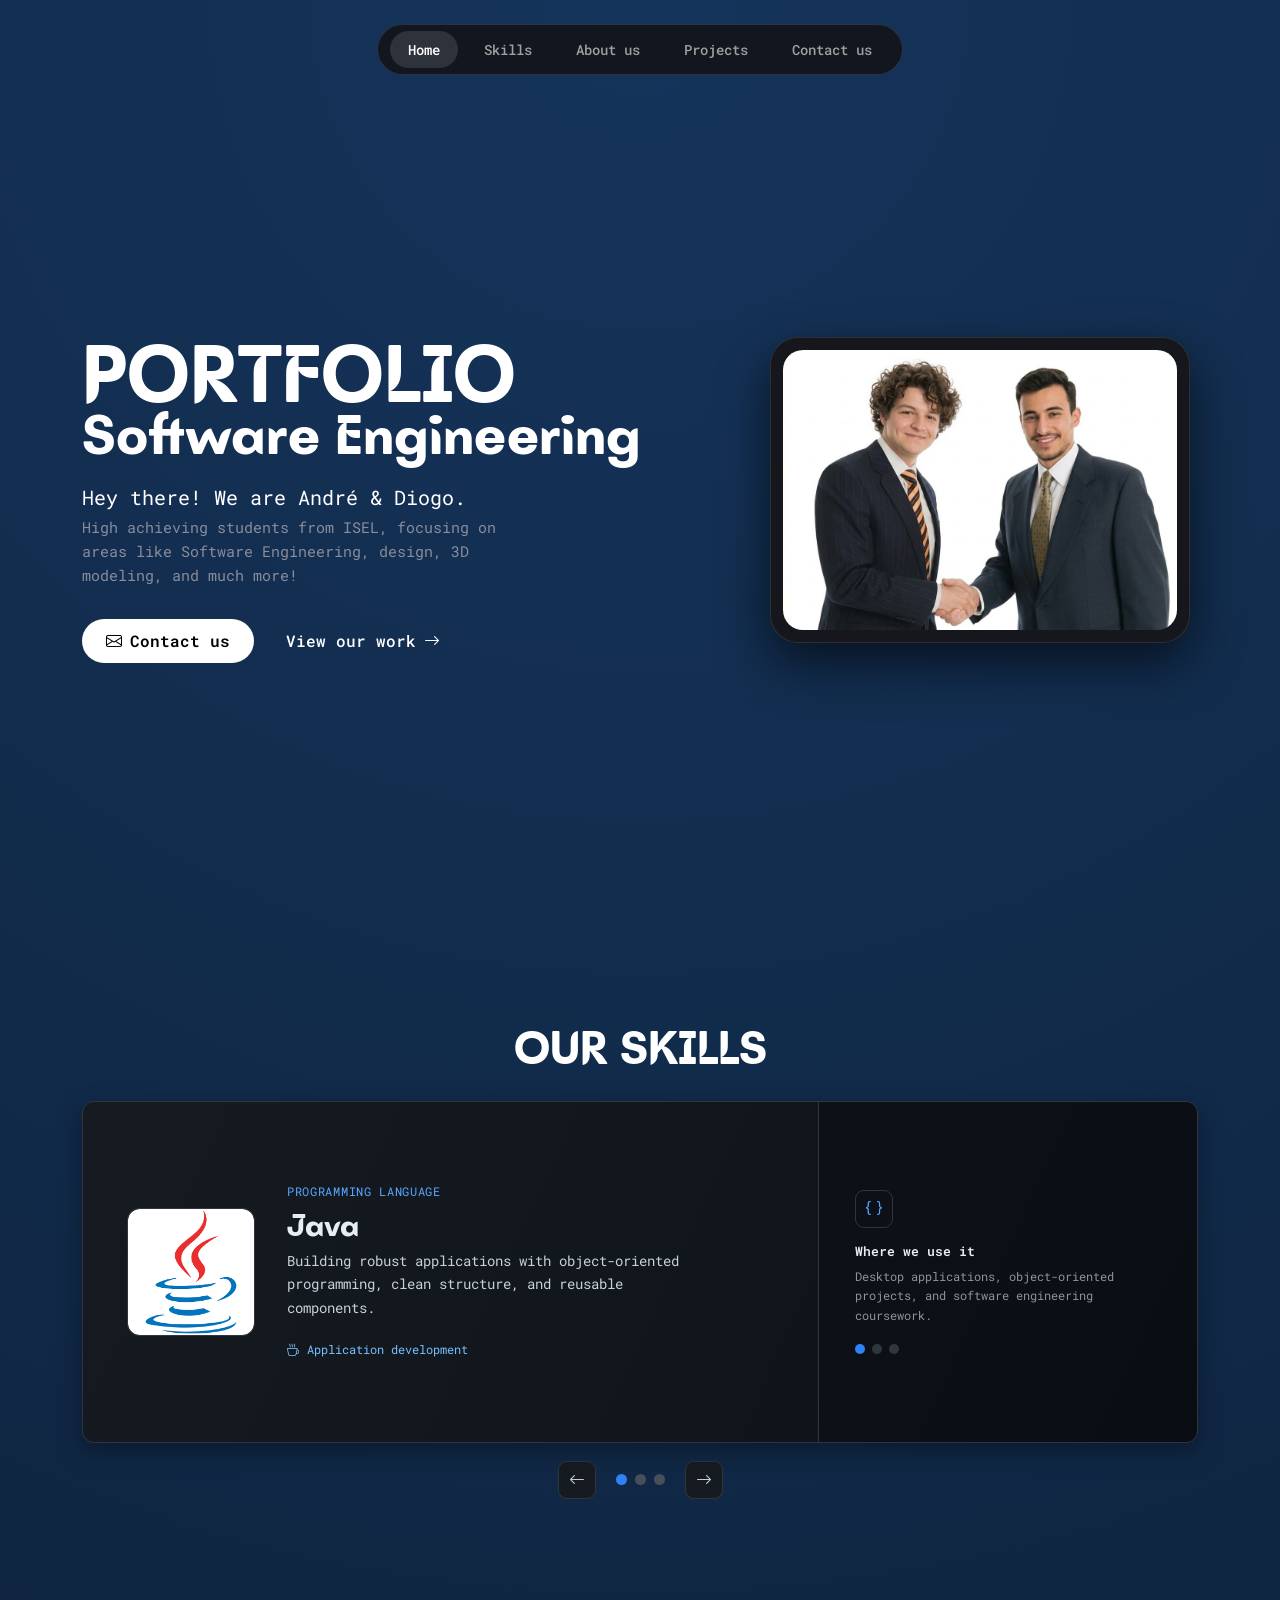
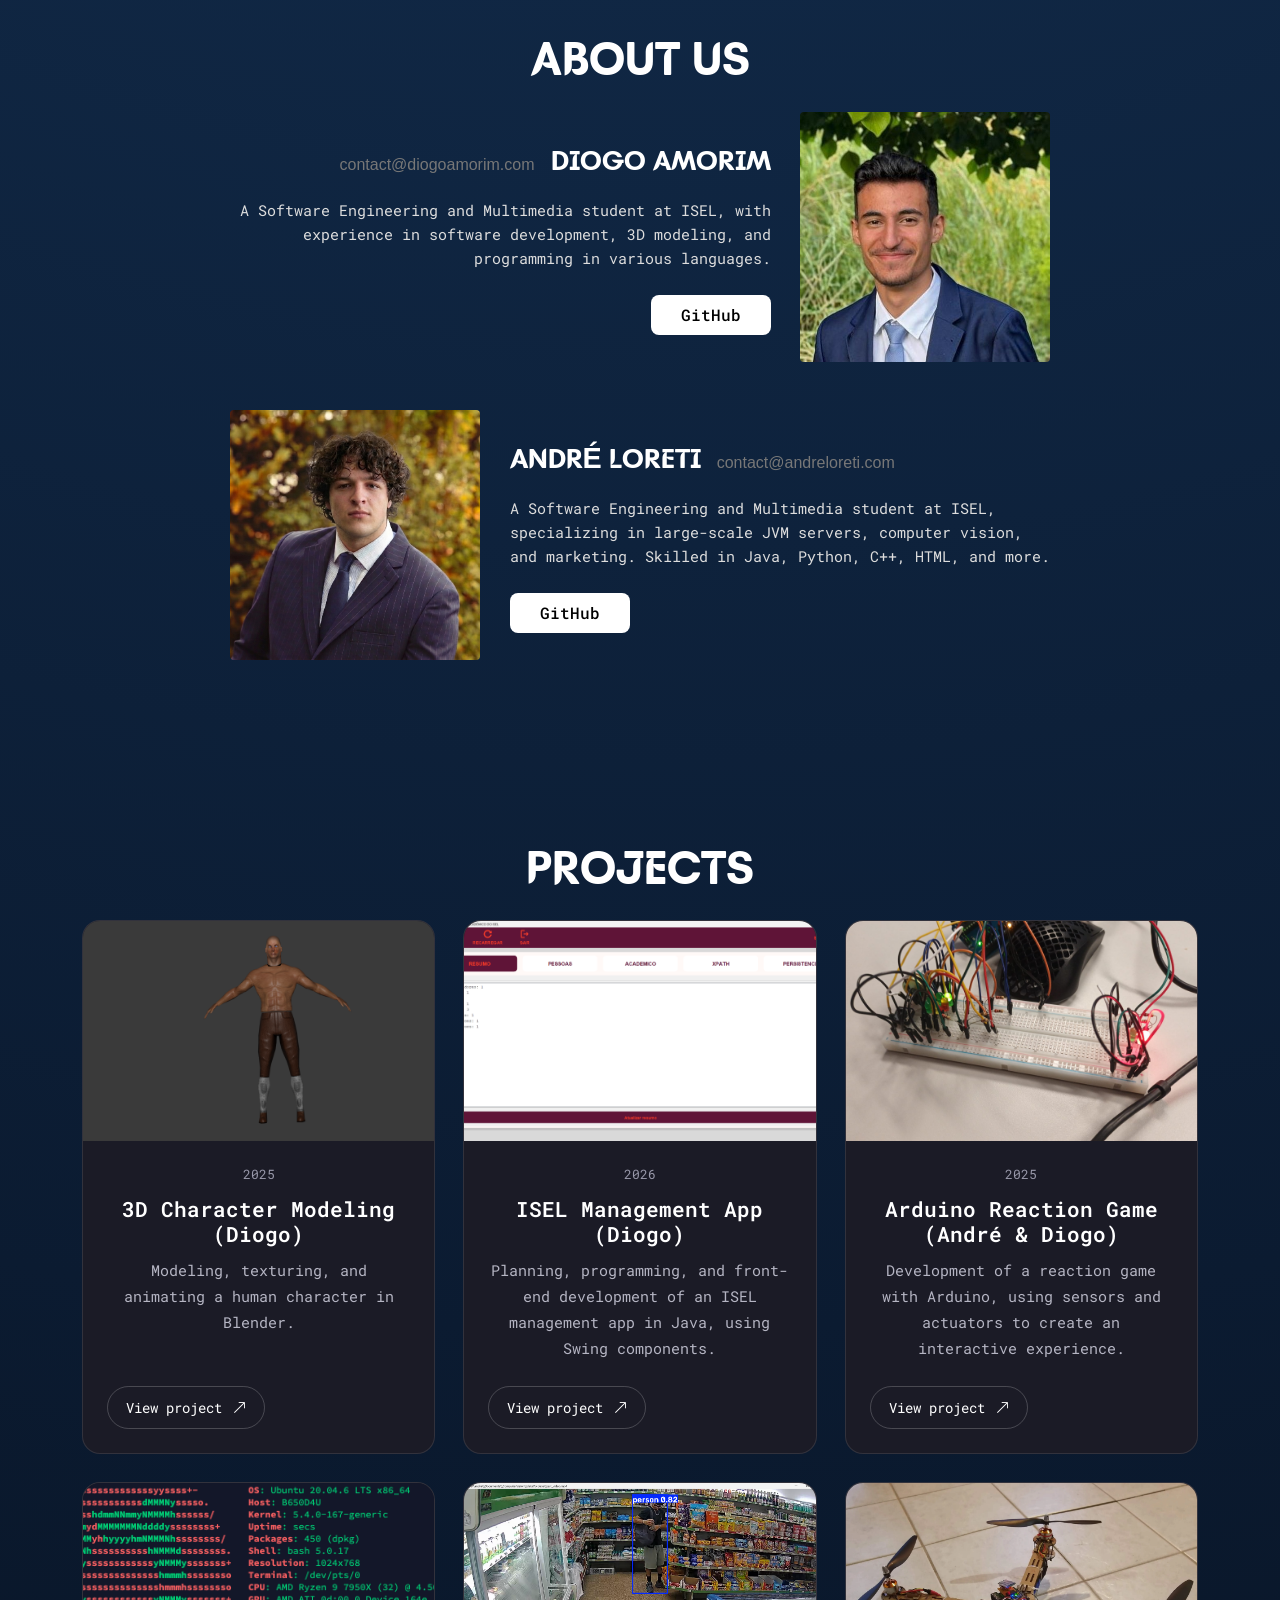
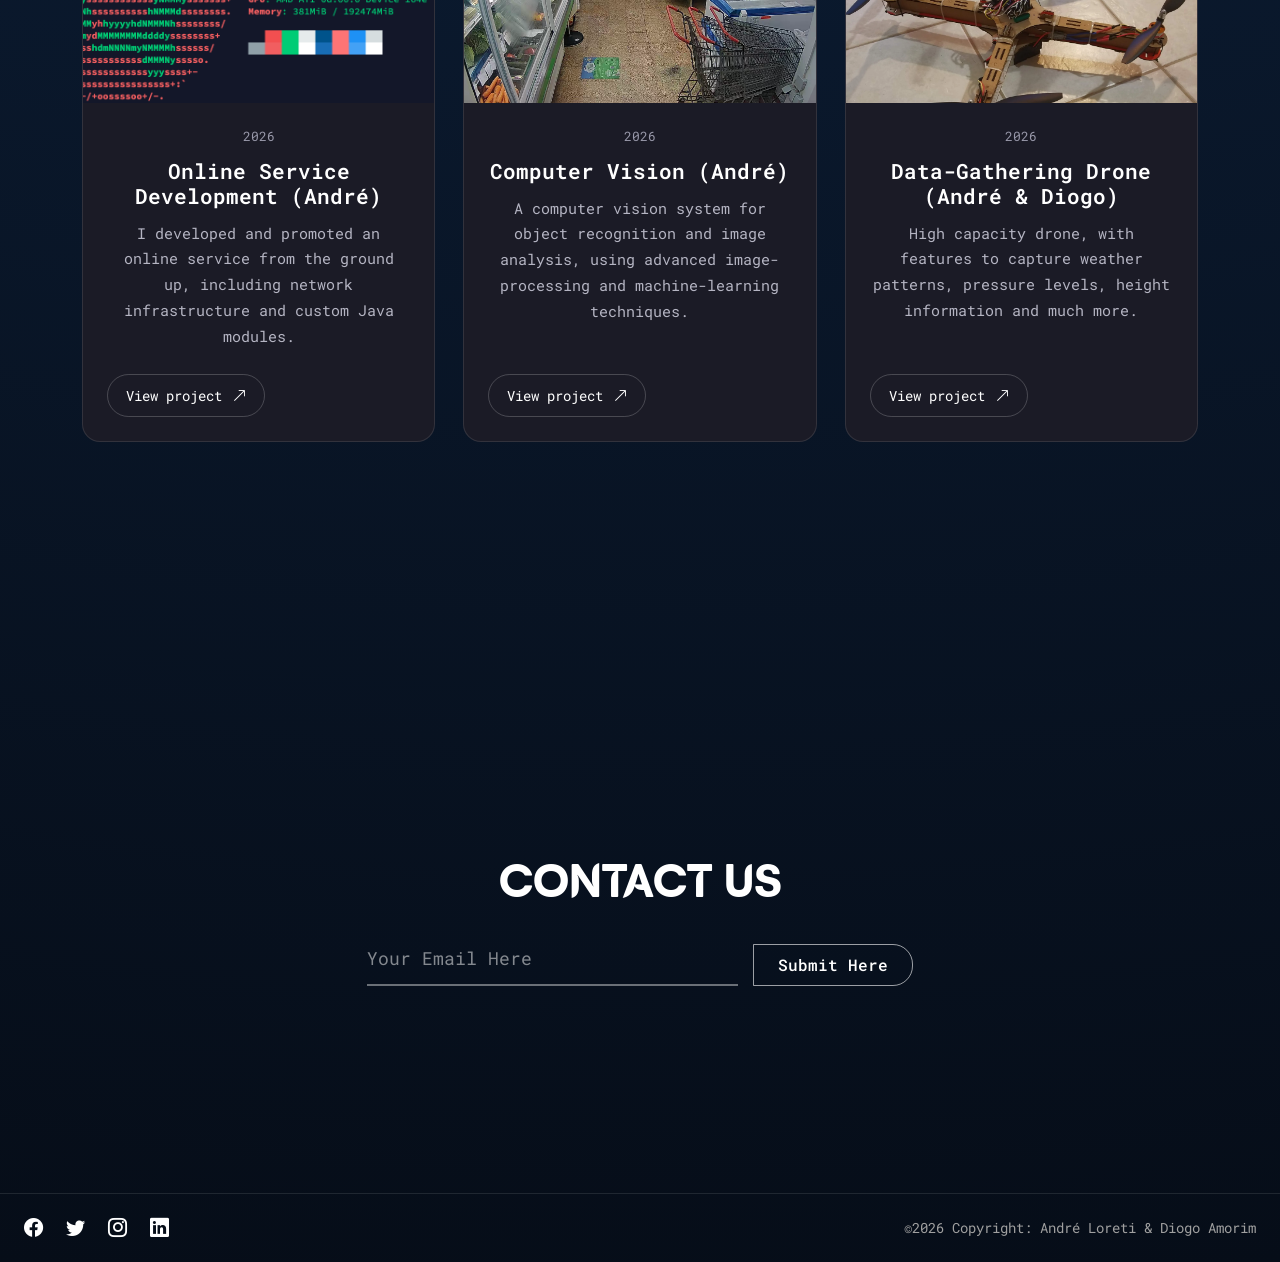
<file: index.html>
<!doctype html>
<html lang="en">
  <head>
    <title>Web Portfolio</title>
    <!-- Required meta tags -->
    <meta charset="utf-8" />
    <meta
      name="viewport"
      content="width=device-width, initial-scale=1, shrink-to-fit=no"
    />

    <!-- Bootstrap CSS -->
    <link
      href="https://cdn.jsdelivr.net/npm/bootstrap@5.3.3/dist/css/bootstrap.min.css"
      rel="stylesheet"
      integrity="sha384-QWTKZyjpPEjISv5WaRU9OFeRpok6YctnYmDr5pNlyT2bRjXh0JMhjY6hW+ALEwIH"
      crossorigin="anonymous"
    />

    <!-- Bootstrap Icons -->
    <link
      rel="stylesheet"
      href="https://cdn.jsdelivr.net/npm/bootstrap-icons@1.11.3/font/bootstrap-icons.min.css"
    />

    <!-- Google Fonts CSS -->
    <link
      href="https://fonts.googleapis.com/css?family=Kalam&display=swap"
      rel="stylesheet"
    />
    <link
      href="https://fonts.googleapis.com/css2?family=Roboto+Mono:ital,wght@0,100..700;1,100..700&display=swap"
      rel="stylesheet"
    />

    <!-- Main CSS -->
    <link rel="stylesheet" href="css/main.css" />
  </head>

  <body>
    <header id="top">
      <div class="navbar-wrapper">
        <div class="navbar-capsule" id="mainNavbar">
          <!-- Clicar aqui vai para o id selecionado -->
          <a class="nav-link active" href="#home">Home</a>
          <a class="nav-link" href="#skills">Skills</a>
          <a class="nav-link" href="#about">About us</a>
          <a class="nav-link" href="#projects">Projects</a>
          <a class="nav-link" href="#contact">Contact us</a>
        </div>
      </div>
    </header>

    <main>
      <!-- HERO SECTION COM GRELHA DE 2 CAIXAS (ESQUERDA E DIREITA) -->
      <section id="home">
        <div class="container">
          <div class="row align-items-center g-5">
            <!-- CAIXA ESQUERDA: Textos e Botões -->
            <div class="col-12 col-lg-7">
              <!-- Caixa do Título Principal -->
              <div class="title-box">
                <h1 class="text-xl">PORTFOLIO</h1>
                <h2 class="text-lg">Software Engineering</h2>
              </div>

              <div class="text-hey">Hey there! We are André & Diogo.</div>

              <!-- Caixa de Descrição Curta -->
              <div class="text-description">
                High achieving students from ISEL, focusing on areas like
                Software Engineering, design, 3D modeling, and much more!
              </div>

              <!-- Caixa dos Botões de Ação -->
              <div class="d-flex align-items-center gap-3 flex-wrap">
                <a href="#contact" class="btn-white-pill">
                  <i class="bi bi-envelope"></i> Contact us
                </a>
                <a href="#projects" class="btn-link-custom">
                  View our work <i class="bi bi-arrow-right"></i>
                </a>
              </div>
            </div>

            <!-- CAIXA DIREITA: Card de Imagem -->
            <div class="col-12 col-lg-5 text-center">
              <div class="hero-card-img">
                <img src="images/home_page.png" alt="Developer Workstation" />
              </div>
            </div>
          </div>
        </div>
      </section>

      <!-- SECÇÕES SEGUINTES -->
      <section id="skills" class="py-5">
        <div class="container text-center my-auto">
          <h2
            class="text-lg-center"
            style="
              font-family: &quot;Batangas&quot;, sans-serif;
              font-size: 3rem;
            "
          >
            OUR SKILLS
          </h2>
          <div
            id="skillCarousel"
            class="carousel slide skill-carousel"
            data-bs-ride="carousel"
            data-bs-interval="5000"
            data-bs-pause="hover"
            data-bs-touch="true"
          >
            <div class="carousel-inner">
              <div class="carousel-item active">
                <article class="skill-card">
                  <div class="skill-card-main">
                    <div class="skill-logo-tile">
                      <img src="images/Java.png" alt="Java logo" />
                    </div>
                    <div class="skill-copy">
                      <p class="skill-eyebrow">Programming language</p>
                      <h3>Java</h3>
                      <p>
                        Building robust applications with object-oriented
                        programming, clean structure, and reusable components.
                      </p>
                      <span class="skill-tag"
                        ><i class="bi bi-cup-hot" aria-hidden="true"></i>
                        Application development</span
                      >
                    </div>
                  </div>
                  <div class="skill-card-detail">
                    <span class="skill-detail-icon"
                      ><i class="bi bi-braces" aria-hidden="true"></i
                    ></span>
                    <h4>Where we use it</h4>
                    <p>
                      Desktop applications, object-oriented projects, and
                      software engineering coursework.
                    </p>
                    <div class="skill-progress" aria-label="Skill 1 of 3">
                      <span class="is-active"></span><span></span><span></span>
                    </div>
                  </div>
                </article>
              </div>
              <div class="carousel-item">
                <article class="skill-card">
                  <div class="skill-card-main">
                    <div class="skill-logo-tile">
                      <img src="images/python.jpg" alt="Python logo" />
                    </div>
                    <div class="skill-copy">
                      <p class="skill-eyebrow">Programming language</p>
                      <h3>Python</h3>
                      <p>
                        Exploring data, automation, and creative software
                        through practical, problem-focused projects.
                      </p>
                      <span class="skill-tag"
                        ><i class="bi bi-terminal" aria-hidden="true"></i>
                        Scripting &amp; data</span
                      >
                    </div>
                  </div>
                  <div class="skill-card-detail">
                    <span class="skill-detail-icon"
                      ><i class="bi bi-graph-up-arrow" aria-hidden="true"></i
                    ></span>
                    <h4>Where we use it</h4>
                    <p>
                      Image and sound processing, automation, and experiments
                      with data-driven tools.
                    </p>
                    <div class="skill-progress" aria-label="Skill 2 of 3">
                      <span class="is-active"></span
                      ><span class="is-active"></span><span></span>
                    </div>
                  </div>
                </article>
              </div>
              <div class="carousel-item">
                <article class="skill-card">
                  <div class="skill-card-main">
                    <div class="skill-logo-tile">
                      <img
                        src="images/C_Plus_Plus_Progrramming_Language.png"
                        alt="C++ logo"
                      />
                    </div>
                    <div class="skill-copy">
                      <p class="skill-eyebrow">Programming language</p>
                      <h3>C++</h3>
                      <p>
                        Working close to the hardware to bring responsive
                        interactive projects and embedded ideas to life.
                      </p>
                      <span class="skill-tag"
                        ><i class="bi bi-cpu" aria-hidden="true"></i> Embedded
                        systems</span
                      >
                    </div>
                  </div>
                  <div class="skill-card-detail">
                    <span class="skill-detail-icon"
                      ><i class="bi bi-controller" aria-hidden="true"></i
                    ></span>
                    <h4>Where we use it</h4>
                    <p>
                      Arduino projects, including small games, sensors, and
                      physical computing.
                    </p>
                    <div class="skill-progress" aria-label="Skill 3 of 3">
                      <span class="is-active"></span
                      ><span class="is-active"></span
                      ><span class="is-active"></span>
                    </div>
                  </div>
                </article>
              </div>
            </div>
            <div class="skill-carousel-nav">
              <button
                class="skill-carousel-arrow"
                type="button"
                data-bs-target="#skillCarousel"
                data-bs-slide="prev"
                aria-label="Previous skill"
              >
                <i class="bi bi-arrow-left" aria-hidden="true"></i>
              </button>
              <div class="carousel-indicators" aria-label="Choose a skill">
                <button
                  type="button"
                  data-bs-target="#skillCarousel"
                  data-bs-slide-to="0"
                  class="active"
                  aria-current="true"
                  aria-label="Show Java"
                ></button>
                <button
                  type="button"
                  data-bs-target="#skillCarousel"
                  data-bs-slide-to="1"
                  aria-label="Show Python"
                ></button>
                <button
                  type="button"
                  data-bs-target="#skillCarousel"
                  data-bs-slide-to="2"
                  aria-label="Show C++"
                ></button>
              </div>
              <button
                class="skill-carousel-arrow"
                type="button"
                data-bs-target="#skillCarousel"
                data-bs-slide="next"
                aria-label="Next skill"
              >
                <i class="bi bi-arrow-right" aria-hidden="true"></i>
              </button>
            </div>
          </div>
        </div>
      </section>

      <section id="about">
        <div class="container text-center my-auto">
          <h2
            class="text-lg-center"
            style="
              font-family: &quot;Batangas&quot;, sans-serif;
              font-size: 3rem;
            "
          >
            ABOUT US
          </h2>
          <!-- DIOGO AMORIM -->
          <div class="row align-items-center g-4 mb-5 justify-content-center">
            <!-- Texto -->
            <div class="col-12 col-md-7 col-lg-6 text-md-end text-center">
              <!-- Linha do Email e Nome -->
              <div
                class="d-flex flex-wrap align-items-baseline justify-content-md-end justify-content-center gap-3 mb-3"
              >
                <span class="about-email">contact@diogoamorim.com</span>
                <span class="about-name">DIOGO AMORIM</span>
              </div>
              <!-- Descrição -->
              <p class="about-text text-end mb-4">
                A Software Engineering and Multimedia student at ISEL, with
                experience in software development, 3D modeling, and programming
                in various languages.
              </p>
              <!-- Botão GitHub alinhado à direita -->
              <div class="d-flex justify-content-md-end justify-content-center">
                <a
                  href="https://github.com/DiogoAmorim23"
                  target="_blank"
                  class="btn-github"
                  >GitHub</a
                >
              </div>
            </div>

            <!-- Foto Diogo -->
            <div class="col-12 col-md-4 col-lg-3 text-center">
              <img
                src="images/Diogo.jpeg"
                alt="Diogo Amorim"
                class="about-img"
              />
            </div>
          </div>

          <!-- ANDRÉ LORETI -->
          <div class="row align-items-center g-4 justify-content-center">
            <!-- Foto André -->
            <div
              class="col-12 col-md-4 col-lg-3 text-center order-2 order-md-1"
            >
              <img
                src="images/andre.jpg"
                alt="André Loreti"
                class="about-img"
              />
            </div>

            <!-- Texto -->
            <div
              class="col-12 col-md-7 col-lg-6 text-md-start text-center order-1 order-md-2"
            >
              <!-- Linha do Nome e Email -->
              <div
                class="d-flex flex-wrap align-items-baseline justify-content-md-start justify-content-center gap-3 mb-3"
              >
                <span class="about-name">ANDRÉ LORETI</span>
                <span class="about-email">contact@andreloreti.com</span>
              </div>
              <!-- Descrição -->
              <p class="about-text mb-4">
                A Software Engineering and Multimedia student at ISEL,
                specializing in large-scale JVM servers, computer vision, and
                marketing. Skilled in Java, Python, C++, HTML, and more.
                <!-- Botão GitHub alinhado à esquerda -->
              </p>

              <div
                class="d-flex justify-content-md-start justify-content-center"
              >
                <a
                  href="https://github.com/AndreLoreti"
                  target="_blank"
                  class="btn-github"
                  >GitHub</a
                >
              </div>
            </div>
          </div>
        </div>
      </section>

      <section id="projects" class="projects-section">
        <div class="container text-center my-auto">
          <h2
            class="text-lg-center"
            style="
              font-family: &quot;Batangas&quot;, sans-serif;
              font-size: 3rem;
            "
          >
            PROJECTS
          </h2>

          <div class="projects-grid">
            <!-- Projeto 1: Blender Diogo -->
            <article class="project-card">
              <div class="project-image">
                <img
                  src="images/blender_character.png"
                  alt="3D character modeled in Blender"
                />
              </div>

              <div class="project-content">
                <span class="project-year">2025</span>

                <h3>3D Character Modeling (Diogo)</h3>

                <p>
                  Modeling, texturing, and animating a human character in
                  Blender.
                </p>

                <a
                  href="https://github.com/DiogoAmorim23/3D-Character-Blender"
                  class="project-button"
                >
                  View project
                  <i class="bi bi-arrow-up-right"></i>
                </a>
              </div>
            </article>

            <!-- Projeto 2: App ISEL -->
            <article class="project-card">
              <div class="project-image">
                <img
                  src="images/isel_app.png"
                  alt="ISEL management app interface"
                />
              </div>

              <div class="project-content">
                <span class="project-year">2026</span>

                <h3>ISEL Management App (Diogo)</h3>

                <p>
                  Planning, programming, and front-end development of an ISEL
                  management app in Java, using Swing components.
                </p>

                <a
                  href="https://github.com/DiogoAmorim23/ISEL-Management-System"
                  class="project-button"
                >
                  View project
                  <i class="bi bi-arrow-up-right"></i>
                </a>
              </div>
            </article>

            <!-- Projeto 3: Jogo de reação SA -->
            <article class="project-card">
              <div class="project-image">
                <img
                  src="images/arduino.png"
                  alt="Arduino reaction game hardware"
                />
              </div>

              <div class="project-content">
                <span class="project-year">2025</span>

                <h3>Arduino Reaction Game (André & Diogo)</h3>

                <p>
                  Development of a reaction game with Arduino, using sensors and
                  actuators to create an interactive experience.
                </p>

                <a
                  href="https://canva.link/4tbayx651on37v6"
                  class="project-button"
                >
                  View project
                  <i class="bi bi-arrow-up-right"></i>
                </a>
              </div>
            </article>

            <!-- Projeto 4: Server -->
            <article class="project-card">
              <div class="project-image">
                <img
                  src="images/UbuntoServer.png"
                  alt="Ubuntu server setup for an online service"
                />
              </div>

              <div class="project-content">
                <span class="project-year">2026</span>

                <h3>Online Service Development (André)</h3>

                <p>
                  I developed and promoted an online service from the ground up,
                  including network infrastructure and custom Java modules.
                </p>

                <a href="projeto1.html" class="project-button">
                  View project
                  <i class="bi bi-arrow-up-right"></i>
                </a>
              </div>
            </article>

            <!-- Projeto 5: Computer Vision -->
            <article class="project-card">
              <div class="project-image">
                <img
                  src="images/ComputerVision.png"
                  alt="Computer vision project interface"
                />
              </div>

              <div class="project-content">
                <span class="project-year">2026</span>

                <h3>Computer Vision (André)</h3>

                <p>
                  A computer vision system for object recognition and image
                  analysis, using advanced image-processing and machine-learning
                  techniques.
                </p>

                <a href="projeto1.html" class="project-button">
                  View project
                  <i class="bi bi-arrow-up-right"></i>
                </a>
              </div>
            </article>

            <!-- Projeto 6: Drone -->
            <article class="project-card">
              <div class="project-image">
                <img
                  src="images/drone.png"
                  alt="Data-gathering drone"
                />
              </div>

              <div class="project-content">
                <span class="project-year">2026</span>

                <h3>Data-Gathering Drone (André & Diogo)</h3>

                <p>
                  High capacity drone, with features to capture weather
                  patterns, pressure levels, height information and much more.
                </p>

                <a href="projeto1.html" class="project-button">
                  View project
                  <i class="bi bi-arrow-up-right"></i>
                </a>
              </div>
            </article>

            <!-- Duplicar este article para adicionar mais projetos -->
          </div>
        </div>
      </section>

      <section id="contact">
        <div class="container text-center my-auto">
          <h2
            class="text-lg-center"
            style="
              font-family: &quot;Batangas&quot;, sans-serif;
              font-size: 3rem;
            "
          >
            CONTACT US
          </h2>

          <!-- Formulário -->
          <div class="row justify-content-center">
            <div class="col-12 col-md-8 col-lg-6">
              <form>
                <div class="input-group align-items-end gap-3">
                  <!-- Caixa de introdução de email (form-control) -->
                  <input
                    type="email"
                    class="form-control"
                    placeholder="Your Email Here"
                    required
                  />
                  <!-- Botão Submit Here -->
                  <button type="submit" class="btn btn-submit">
                    Submit Here
                  </button>
                </div>
              </form>
            </div>
          </div>
        </div>

        <!-- Bloco do Rodapé -->
        <footer class="site-footer container-fluid px-4">
          <div class="row align-items-center">
            <!-- Lado Esquerdo: Ícones das redes sociais -->
            <div
              class="col-12 col-md-6 text-center text-md-start mb-2 mb-md-0 footer-social-icons"
            >
              <a href="#" target="_blank"><i class="bi bi-facebook"></i></a>
              <a href="#" target="_blank"><i class="bi bi-twitter"></i></a>
              <a href="#" target="_blank"><i class="bi bi-instagram"></i></a>
              <a href="#" target="_blank"><i class="bi bi-linkedin"></i></a>
            </div>

            <!-- Lado Direito: Copyright -->
            <div class="col-12 col-md-6 text-center text-md-end">
              &copy;2026 Copyright: André Loreti & Diogo Amorim
              <!-- "&copy" faz o símbolo de copyright -->
            </div>
          </div>
        </footer>
      </section>
    </main>

    <!-- Bootstrap JavaScript -->
    <script src="https://cdn.jsdelivr.net/npm/bootstrap@5.3.3/dist/js/bootstrap.bundle.min.js"></script>

    <script>
      document.addEventListener("DOMContentLoaded", () => {
        const navLinks = document.querySelectorAll(".navbar-capsule .nav-link");
        const sections = document.querySelectorAll("main section[id]");

        function updateActiveSection() {
          let currentSection = "home";
          const scrollPosition = window.scrollY + window.innerHeight / 3;

          sections.forEach((section) => {
            const sectionTop = section.offsetTop;
            const sectionBottom = sectionTop + section.offsetHeight;

            if (
              scrollPosition >= sectionTop &&
              scrollPosition < sectionBottom
            ) {
              currentSection = section.id;
            }
          });

          navLinks.forEach((link) => {
            link.classList.remove("active");

            const target = link.getAttribute("href");

            if (target === `#${currentSection}`) {
              link.classList.add("active");
            }
          });
        }

        window.addEventListener("scroll", updateActiveSection);
        window.addEventListener("resize", updateActiveSection);

        updateActiveSection();
      });
    </script>
  </body>
</html>
</file>
<file: css/main.css>
@font-face {
  font-family: "Batangas";
  src:
    url("../fonts/Batangas_Free_2011/Batangas_Free_2011/Web Fonts/Batangas-Bold.woff2")
      format("woff2"),
    url("../fonts/Batangas_Free_2011/Batangas_Free_2011/Web Fonts/Batangas-Bold.woff")
      format("woff");
  font-weight: bold;
}

h1 {
  font-family: "Batangas", sans-serif;
}

h2 {
  font-family: "Batangas", sans-serif;
}

html {
  scroll-behavior: smooth;
  min-height: 100vh;
}

body {
  background: radial-gradient(
    circle at 50% 0%,
    #15345b 0%,
    #102744 35%,
    #0b1b31 65%,
    #060d18 100%
);
  min-height: 100vh; /* background ocupa 100% da tela (vh = ajusta a qualquer resolucao) */
  font-family: "Roboto Mono", monospace;
  margin: 0;
  overflow-x: hidden;
  position: relative;
}

/* Config do background */
section {
  min-height: 100vh; /* background ocupa 100% da tela (vh = ajusta a qualquer resolucao) */
  display: flex;
  align-items: center;
  position: relative;
  padding-top: 80px;
  scroll-margin-top: 80px; /* Ajusta a posição do scroll para não ficar escondido atrás da navbar */
}

/* Config da navbar */

.navbar-wrapper {
  position: fixed;
  top: 24px;
  left: 0;
  right: 0; /* Garante que a navbar fique fixa no topo da página */
  z-index: 1000; /* Garante que a navbar fique acima de outros elementos */
  display: flex; /* Alinha os itens da navbar horizontalmente */
  justify-content: center; /* Centraliza os itens da navbar */
}

.navbar-capsule {
  background: rgba(18, 18, 22, 0.85); /* fundo transparente */
  backdrop-filter: blur(12px); /* efeito de desfoque */
  border: 1px solid rgba(255, 255, 255, 0.12); /* borda sutil */
  border-radius: 40px;
  padding: 6px 12px; /* espaçamento interno */
  display: flex; /* Alinha os itens da navbar horizontalmente */
  align-items: center; /* Alinha os itens verticalmente */
  gap: 8px; /* Espaçamento entre os itens da navbar */
}

.navbar-capsule .nav-link {
  color: #a0a0a0 !important; /* cor do texto */
  font-size: 14px;
  font-weight: 500;
  padding: 8px 18px !important;
  border-radius: 20px;
  transition: all 0.3s ease;
}

/* Item selecionado/ativo na navbar */
.navbar-capsule .nav-link:hover,
.navbar-capsule .nav-link.active {
  color: #ffffff !important;
  background-color: rgba(255, 255, 255, 0.12);
}

/* Config da TIPOGRAFIA */
/* Config do PORTFOLIO */
.text-xl {
  font-size: clamp(4rem, 6.5vw, 6.25rem); /* Ajusta o tamanho da fonte de acordo com o monitor: tamanho mínimo, tamanho ideal e tamanho máximo */
  line-height: 0.9;
  margin: 20px 0 0;
  color: white;
}

/* Config do SOFTWARE ENGINEERING */
.text-lg {
  font-size: clamp(2.5rem, 4.5vw, 4.375rem);
  margin: 8px 0 10px; /* Ajusta a margem superior 8 px e a margem inferior 10 px */
  line-height: 0.50;
  color: white;
}

.text-lg-center {
  font-size: 32px;
  line-height: 0.1;
  color: white;
  margin-bottom: 50px;
  margin-top: 50px;
}

.text-hey {
  font-size: 20px;
  line-height: 0.8;
  margin-top: 40px;
  color: white;
}

.text-description {
  font-size: 15px;
  color: #8a8d9b;
  max-width: 460px;
  margin-bottom: 32px;
  line-height: 1.6;
  margin-top: 10px;
}
.card {
  background-color: #4d4b4b; /* cor do card */
  color: white; /* cor do texto */
  border-radius: 10px; /* borda arredondada */
  padding: 20px; /* espaçamento interno */
  margin-bottom: 20px; /* espaçamento entre os cards */
}

/* Botão branco principal (Contact) */
.btn-white-pill {
  background-color: #ffffff;
  color: #000000;
  border-radius: 30px;
  padding: 10px 24px;
  font-weight: 600;
  text-decoration: none;
  display: inline-flex;
  align-items: center;
  gap: 8px;
  transition:
    transform 0.2s ease,
    background-color 0.2s ease;
}

.btn-white-pill:hover {
  background-color: #e2e2e2;
  color: #000000;
  transform: translateY(-2px);
}

/* Botão secundário de link simples (View Work) */
.btn-link-custom {
  color: #ffffff;
  text-decoration: none;
  font-weight: 500;
  padding: 10px 16px;
  display: inline-flex;
  align-items: center;
  gap: 8px;
  transition: opacity 0.2s;
}

.btn-link-custom:hover {
  color: #cccccc;
  opacity: 0.8;
}

/* Caixa da imagem */
.hero-card-img {
  background-color: #16171d;
  border: 1px solid rgba(255, 255, 255, 0.1);
  border-radius: 28px;
  padding: 12px;
  box-shadow: 0 20px 50px rgba(0, 0, 0, 0.6);
  max-width: 420px;
  margin: 0 auto;
}

.hero-card-img img {
  width: 100%;
  height: auto;
  border-radius: 20px;
  display: block;
  object-fit: cover;
}

/* Config do CONTACT */
#contact {
  min-height: 80vh;
  display: flex;
  flex-direction: column;
  justify-content: space-between;
  padding-top: 80px;
  color: #ffffff;
}

/* Estilo para a caixa de email do Bootstrap */
#contact .form-control {
  background-color: transparent;
  border: none;
  border-bottom: 2px solid rgba(255, 255, 255, 0.4);
  border-radius: 0;
  color: #ffffff;
  padding: 12px 0;
  font-size: 1.1rem;
}

#contact .form-control:focus {
  background-color: transparent;
  border-color: #ffffff;
  box-shadow: none;
  color: #ffffff;
}

#contact .form-control::placeholder {
  color: rgba(255, 255, 255, 0.5);
}

/* Botão "Submit Here" com transição de cor ao passar o rato */
.btn-submit {
  background-color: transparent;
  border: 1px solid rgba(255, 255, 255, 0.6);
  color: #ffffff;
  border-radius: 20px;
  padding: 8px 24px;
  font-weight: 500;
  transition: all 0.3s ease;
}

.btn-submit:hover {
  background-color: #ffffff;
  color: #0d0e12;
  border-color: #ffffff;
}

/* Estilo do Rodapé */
footer.site-footer {
  border-top: 1px solid rgba(255, 255, 255, 0.1);
  padding: 20px 0;
  font-size: 0.9rem;
  color: #a0a0a0;
}

.footer-social-icons a {
  color: #ffffff;
  font-size: 1.2rem;
  margin-right: 15px;
  transition: opacity 0.2s;
}

.footer-social-icons a:hover {
  opacity: 0.7;
}

.micro-slats {
  position: relative;
  width: 100%;
  height: 100%;
  overflow: hidden;
}

.projects-section {
  padding: 100px 0;
  background: transparent;
  color: #f5f5f7;
}

.projects-grid {
  display: grid;
  grid-template-columns: repeat(3, minmax(0, 1fr));
  gap: 28px;
}

/* Project card */

.project-card {
  background: #1b1b26;
  border: 1px solid rgba(255, 255, 255, 0.1);
  border-radius: 18px;
  overflow: hidden;
  display: flex;
  flex-direction: column;
  transition:
    transform 0.3s ease,
    border-color 0.3s ease;
}

.project-card:hover {
  transform: translateY(-6px);
  border-color: rgba(255, 255, 255, 0.3);
}

/* Project image */

.project-image {
  width: 100%;
  height: 220px;
  overflow: hidden;
  background: #292936;
}

.project-image img {
  width: 100%;
  height: 100%;
  object-fit: cover;
  display: block;
  transition: transform 0.4s ease;
}

.project-card:hover .project-image img {
  transform: scale(1.04);
}

/* Project content */

.project-content {
  padding: 24px;
  display: flex;
  flex-direction: column;
  flex: 1;
}

.project-year {
  font-family: "Roboto Mono", monospace;
  font-size: 0.8rem;
  color: #9999aa;
  margin-bottom: 12px;
}

.project-content h3 {
  font-size: 1.3rem;
  font-weight: 600;
  margin-bottom: 12px;
  color: #ffffff;
}

.project-content p {
  font-size: 0.95rem;
  line-height: 1.7;
  color: #b5b5c3;
  margin-bottom: 24px;
}

/* Project button */

.project-button {
  display: inline-flex;
  align-items: center;
  gap: 10px;
  align-self: flex-start;
  margin-top: auto;
  padding: 10px 18px;
  border: 1px solid rgba(255, 255, 255, 0.2);
  border-radius: 30px;
  color: #ffffff;
  text-decoration: none;
  font-size: 0.9rem;
  transition:
    background 0.3s ease,
    color 0.3s ease;
}

.project-button:hover {
  background: #ffffff;
  color: #171721;
}

/* Responsive layout */

@media (max-width: 991px) {
  .projects-grid {
    grid-template-columns: repeat(2, minmax(0, 1fr));
  }
}

@media (max-width: 576px) {
  .projects-section {
    padding: 60px 0;
  }

  .projects-grid {
    grid-template-columns: 1fr;
  }

  .project-image {
    height: 200px;
  }
}

/* ESTILOS PARA A SECÇÃO ABOUT US*/
#about {
  color: #ffffff;
  min-height: 100vh;
  padding: 80px 0;
  display: flex;
  align-items: center;
}

/* Cor do email em tom cinzento discreto */
.about-email {
  color: #777777;
  font-size: 1rem;
  font-family: sans-serif;
}

/* Nome em fonte Batangas destacada */
.about-name {
  font-family: "Batangas", sans-serif;
  font-size: 1.8rem;
  font-weight: bold;
  color: #ffffff;
}

/* Texto do cabeçalho da secção */
.about-title {
  font-family: "Batangas", sans-serif;
  font-size: 3rem;
  color: #ffffff;
  margin-bottom: 50px;
}

/* Parágrafos de descrição */
.about-text {
  color: #dddddd;
  font-size: 0.95rem;
  line-height: 1.6;
}

/* Tamanho e moldura das fotografias de perfil */
.about-img {
  width: 100%;
  max-width: 250px;
  height: 250px;
  object-fit: cover;
  border-radius: 4px; /* Borda arredondada */
}

/* Botão retangular branco do GitHub */
.btn-github {
  background-color: #ffffff;
  color: #000000;
  font-weight: 500;
  border-radius: 8px;
  padding: 8px 30px;
  text-decoration: none;
  display: inline-block;
  transition: all 0.2s ease;
}

.btn-github:hover {
  background-color: #e0e0e0;
  color: #000000;
}

/* Skills carousel */
#skills {
  min-height: auto;
  padding: 96px 0 52px !important;
}

#about {
  min-height: auto;
  padding: 56px 0;
}

.skill-carousel {
  --dark-gray: #0d1117;
  --surface-gray: #161b22;
  --border-gray: #30363d;
  --light-gray: #e6edf3;
  --muted-gray: #8b949e;
  --accent-blue: #2f81f7;
  max-width: 1200px;
  margin: 0 auto;
}

.skill-carousel .carousel-inner {
  overflow: hidden;
  border: 1px solid var(--border-gray);
  border-radius: 12px;
  background: linear-gradient(115deg, var(--surface-gray), var(--dark-gray));
  box-shadow: 0 8px 24px rgba(1, 4, 9, 0.35);
}

.skill-card {
  min-height: 340px;
  display: grid;
  grid-template-columns: minmax(0, 1.55fr) minmax(220px, 0.8fr);
  color: var(--light-gray);
}

.skill-card-main {
  display: flex;
  align-items: center;
  gap: 32px;
  padding: 44px;
}

.skill-logo-tile {
  flex: 0 0 128px;
  width: 128px;
  height: 128px;
  display: grid;
  place-items: center;
  overflow: hidden;
  border: 1px solid var(--border-gray);
  border-radius: 12px;
  background: var(--surface-gray);
}

.skill-logo-tile img {
  display: block;
  width: 100%;
  height: 100%;
  border-radius: inherit;
  object-fit: cover;
}

.skill-copy {
  min-width: 0;
  text-align: left;
}

.skill-eyebrow {
  margin: 0 0 5px;
  color: #58a6ff;
  font-family: "Roboto Mono", monospace;
  font-size: 0.72rem;
  letter-spacing: 0.06em;
  text-transform: uppercase;
}

.skill-copy h3 {
  margin: 0 0 6px;
  color: var(--light-gray);
  font-family: "Batangas", sans-serif;
  font-size: clamp(1.5rem, 3vw, 2rem);
}

.skill-copy > p:not(.skill-eyebrow) {
  max-width: 430px;
  margin: 0 0 16px;
  color: #c9d1d9;
  font-family: "Roboto Mono", monospace;
  font-size: 0.86rem;
  line-height: 1.7;
}

.skill-tag {
  display: inline-flex;
  align-items: center;
  gap: 8px;
  color: #79c0ff;
  font-family: "Roboto Mono", monospace;
  font-size: 0.76rem;
}

.skill-card-detail {
  display: flex;
  flex-direction: column;
  justify-content: center;
  padding: 36px;
  border-left: 1px solid var(--border-gray);
  background: rgba(1, 4, 9, 0.18);
  text-align: left;
}

.skill-detail-icon {
  width: 38px;
  height: 38px;
  display: grid;
  place-items: center;
  margin-bottom: 15px;
  border: 1px solid var(--border-gray);
  border-radius: 9px;
  color: #58a6ff;
  font-size: 1.15rem;
}

.skill-card-detail h4 {
  margin: 0 0 8px;
  color: var(--light-gray);
  font-family: "Roboto Mono", monospace;
  font-size: 0.84rem;
  font-weight: 600;
}

.skill-card-detail p {
  margin: 0;
  color: var(--muted-gray);
  font-family: "Roboto Mono", monospace;
  font-size: 0.73rem;
  line-height: 1.65;
}

.skill-progress {
  display: flex;
  gap: 7px;
  margin-top: 19px;
}

.skill-progress span {
  width: 10px;
  height: 10px;
  border-radius: 50%;
  background: #30363d;
}

.skill-progress span.is-active {
  background: var(--accent-blue);
}

.skill-carousel-nav {
  display: flex;
  align-items: center;
  justify-content: center;
  gap: 20px;
  padding-top: 18px;
}

.skill-carousel-arrow {
  width: 38px;
  height: 38px;
  display: grid;
  place-items: center;
  border: 1px solid var(--border-gray);
  border-radius: 9px;
  background: var(--surface-gray);
  color: #c9d1d9;
  transition:
    background-color 0.2s ease,
    border-color 0.2s ease;
}

.skill-carousel-arrow:hover,
.skill-carousel-arrow:focus-visible {
  border-color: #58a6ff;
  background: #21262d;
}

.skill-carousel .carousel-indicators {
  position: static;
  display: flex;
  gap: 8px;
  margin: 0;
}

.skill-carousel .carousel-indicators [data-bs-target] {
  width: 11px;
  height: 11px;
  margin: 0;
  border: 0;
  border-radius: 50%;
  background-color: #484f58;
  opacity: 1;
}

.skill-carousel .carousel-indicators .active {
  background-color: var(--accent-blue);
}

@media (max-width: 767.98px) {
  .navbar-wrapper {
    top: 12px;
    padding: 0 12px;
  }

  .navbar-capsule {
    max-width: 100%;
    flex-wrap: wrap;
    justify-content: center;
    gap: 2px;
    padding: 5px 8px;
  }

  .navbar-capsule .nav-link {
    padding: 6px 10px !important;
    font-size: 12px;
  }

  section {
    min-height: auto;
    padding: 96px 0 48px;
  }

  #home {
    min-height: 100vh;
    min-height: 100svh;
  }

  #home .row {
    --bs-gutter-x: 1.5rem !important;
  }

  #home .col-lg-7 {
    text-align: center;
  }

  #home .text-description {
    margin-right: auto;
    margin-left: auto;
  }

  #home .col-lg-7 > .d-flex {
    justify-content: center;
  }

  #skills {
    padding: 96px 0 48px !important;
  }

  #about {
    min-height: auto;
    padding: 96px 0 48px;
  }

  .projects-section {
    padding: 96px 0 48px;
  }

  #contact {
    min-height: auto;
    padding: 96px 0 0;
  }

  .text-xl {
    font-size: 3.25rem;
    line-height: 0.95;
    margin: 16px 0 4px;
  }

  .text-lg {
    font-size: clamp(1.25rem, 5.5vw, 2rem);
    line-height: 1.15;
    margin: 0 0 10px;
  }

  #skills .text-lg-center,
  #about .text-lg-center,
  #contact .text-lg-center {
    font-size: clamp(1.75rem, 7vw, 3rem) !important;
    line-height: 1.1;
    margin: 32px 0;
  }

  .text-hey {
    font-size: clamp(1rem, 4vw, 1.25rem);
    line-height: 1.3;
  }

  #about .about-text.text-end {
    text-align: center !important;
  }

  .about-img {
    width: min(100%, 250px);
    height: auto;
    aspect-ratio: 1;
  }

  #contact .input-group {
    flex-wrap: wrap;
  }

  #contact .input-group .form-control,
  #contact .btn-submit {
    flex: 1 1 100%;
    width: 100%;
  }
}

@media (max-width: 767.98px) {
  .skill-card {
    grid-template-columns: 1fr;
  }

  .skill-card-main {
    gap: 20px;
    padding: 26px;
  }

  .skill-card-detail {
    padding: 22px 26px;
    border-top: 1px solid var(--border-gray);
    border-left: 0;
  }

  .skill-detail-icon {
    display: none;
  }
}

@media (max-width: 480px) {
  .skill-card-main {
    align-items: flex-start;
    gap: 15px;
    padding: 22px 18px;
  }

  .skill-logo-tile {
    flex-basis: 68px;
    width: 68px;
    height: 68px;
  }

  .skill-logo-tile img {
    width: 100%;
    height: 100%;
  }

  .skill-copy > p:not(.skill-eyebrow) {
    font-size: 0.78rem;
    line-height: 1.55;
  }

  .skill-card-detail {
    padding: 18px;
  }
}
</file>
